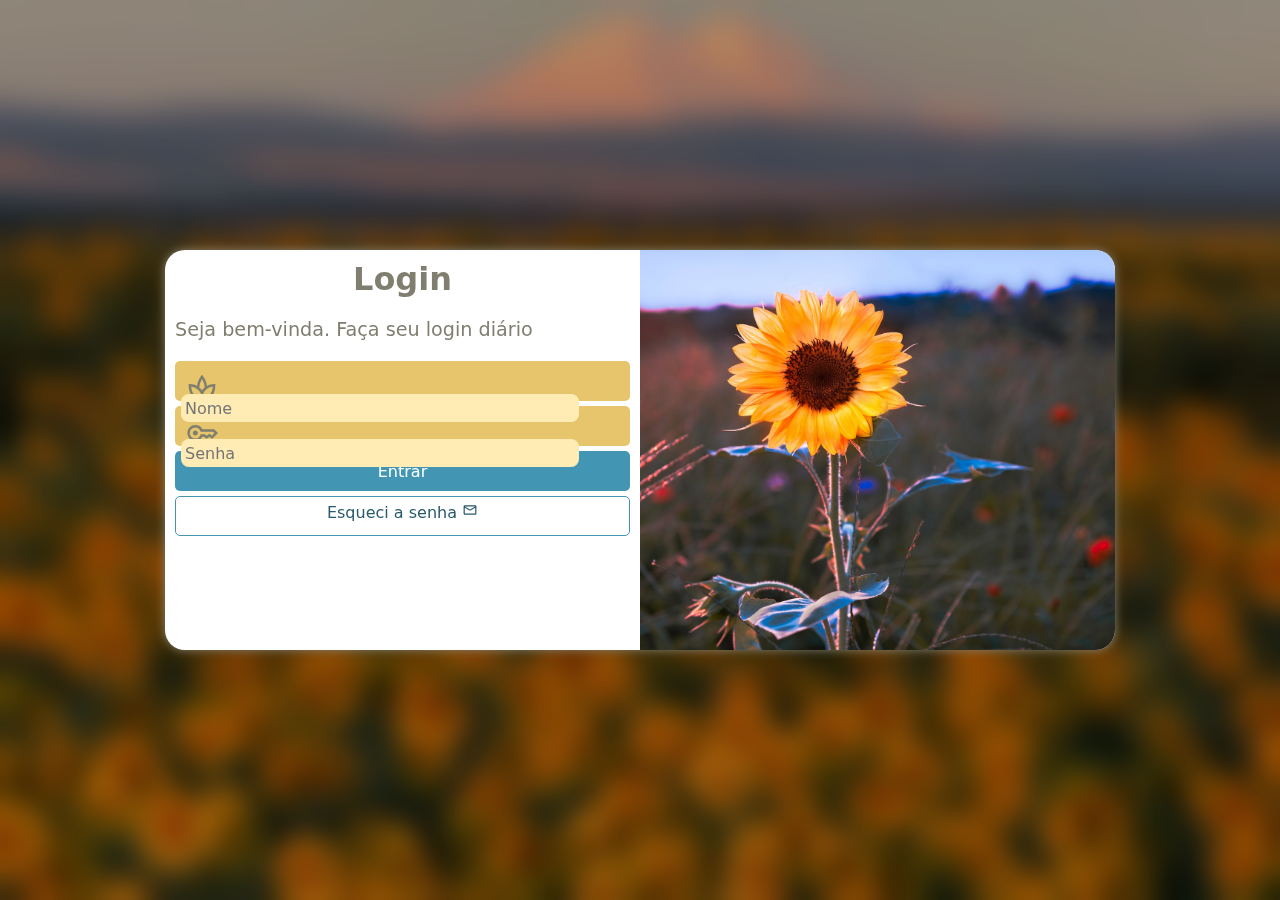
<file: index.html>
<!DOCTYPE html>
<html lang="pt-br">
<head>

    <link rel="shortcut icon" href="images/favicon.ico" type="image/x-icon">

    <link rel="stylesheet" href="style/style.css">
    <link rel="stylesheet" href="style/div.css">
    <link rel="stylesheet" href="style/media-query.css">
    <link rel="stylesheet" href="https://fonts.googleapis.com/css2?family=Material+Symbols+Outlined:opsz,wght,FILL,GRAD@20..48,100..700,0..1,-50..200" />
    <script src="script/log.js"></script>
    <script src="script/style.js"></script>

    <meta charset="UTF-8">
    <meta name="viewport" content="width=device-width, initial-scale=1.0">
    <title>Girassol</title>
</head>
<body onload="carregar()">

    <main>

        <section id="login">

            <div id="imagem" class="background">
                <!-- Aqui vai a imagem -->
            </div>

            <div id="formulario">

                <h1>Login</h1>

                <p>Seja bem-vinda. Faça seu login diário</p>

                <form autocomplete="on">

                    <div class="campo">
                        <span class="material-symbols-outlined">spa</span>
                        <input type="text" name="login" id="ilogin" placeholder="Nome" autocomplete="name" required maxlength="30">
                        <label for="ilogin">Login</label>
                    </div>

                    <div class="campo">
                        <span class="material-symbols-outlined">key</span>
                        <input type="password" name="senha" id="isenha" placeholder="Senha" autocomplete="current-password" required minlength="8" maxlength="20">
                        <label for="isenha">Senha</label>
                    </div>

                    <input type="submit" value="Entrar" onclick="logar(); return false">
                    <a href="esqueci.html" class="botao">Esqueci a senha <span class="material-symbols-outlined">email</span></a>

                </form>

            </div>

        </section>

    </main>
    
</body>
</html>
</file>
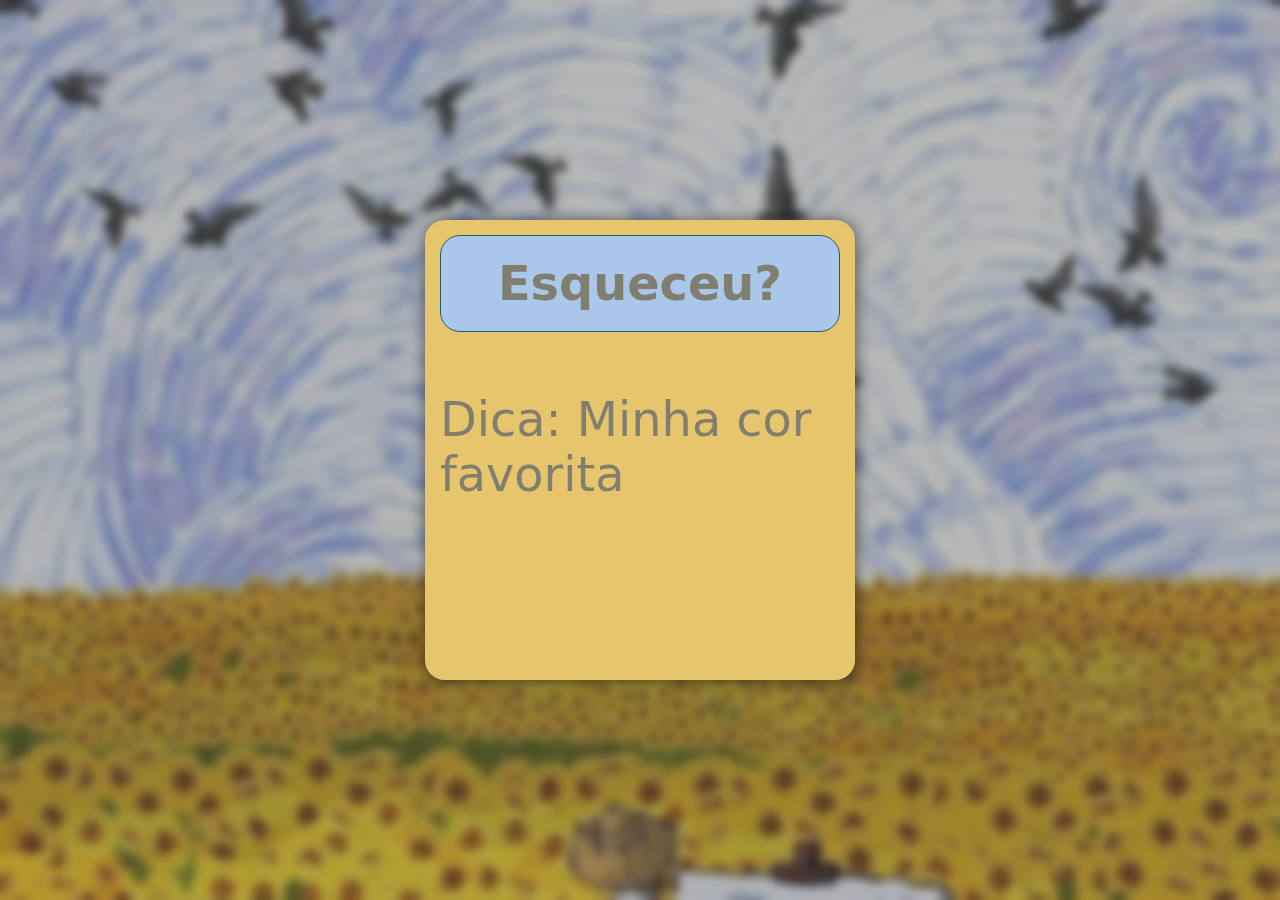
<file: esqueci.html>
<!DOCTYPE html>
<html lang="en">

<link rel="shortcut icon" href="images/favicon.ico" type="image/x-icon">

<head>

    
    <link rel="stylesheet" href="style/div.css">
    <link rel="stylesheet" href="style/esqueci.css">


    <meta charset="UTF-8">
    <meta name="viewport" content="width=device-width, initial-scale=1.0">
    <title>Esqueci</title>
</head>

<body>
    <main>
        <section id="content">

            <div id="sub">
                <h2>Esqueceu?</h2>
            </div>

            <div>
                <p>Dica: Minha cor favorita</p>
            </div>

        </section>
    </main>
</body>
</html>
</file>
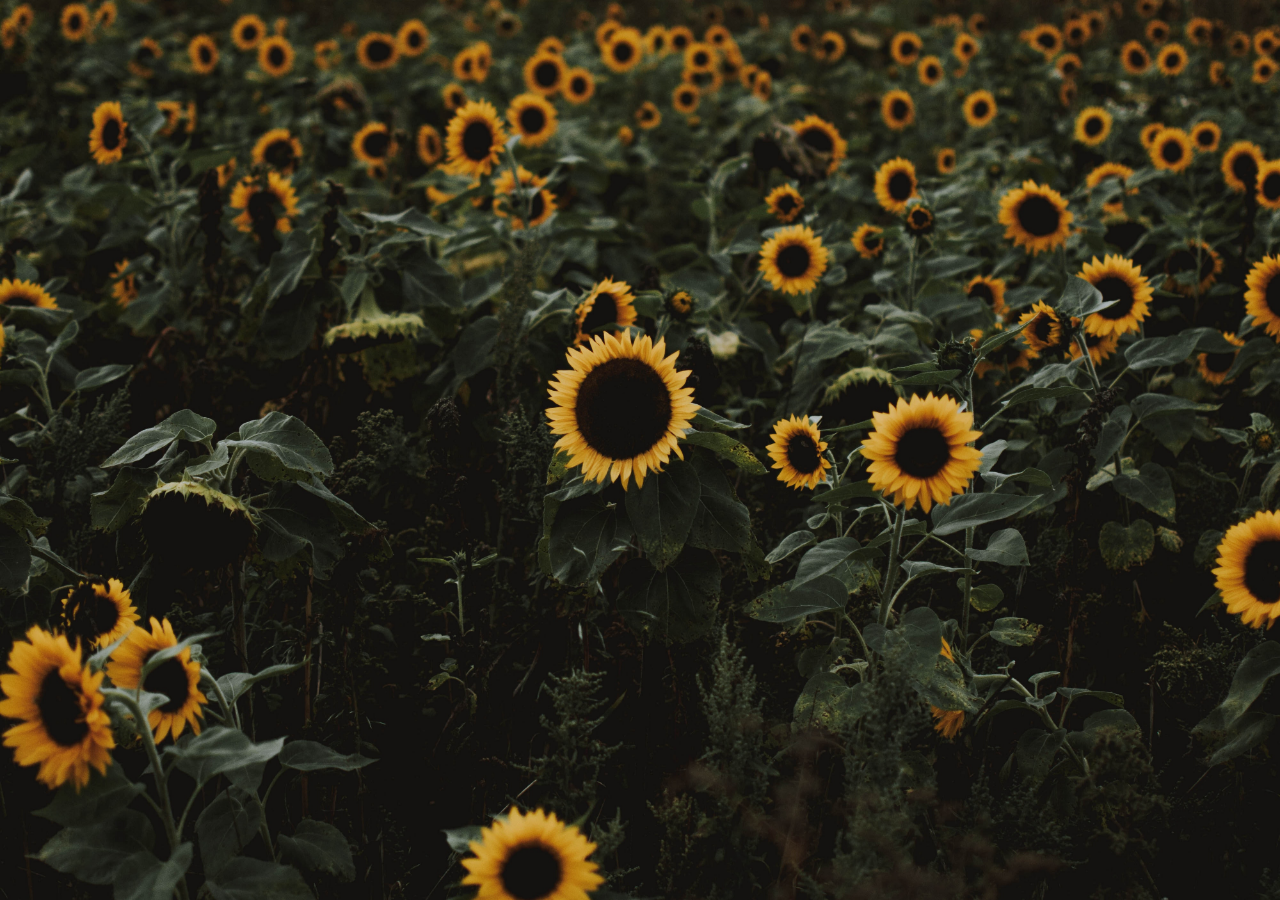
<file: pag2.html>
<!DOCTYPE html>
<html lang="en">
<head>

    <link rel="stylesheet" href="style/style.css">
    <link rel="stylesheet" href="style/div.css">

    <meta charset="UTF-8">
    <meta name="viewport" content="width=device-width, initial-scale=1.0">
    <title>Home</title>
</head>
<body>
    
</body>
</html>
</file>
<file: style/style.css>
@charset "UTF-8";

* {
    font-family: system-ui, -apple-system, BlinkMacSystemFont, 'Segoe UI', Roboto, Oxygen, Ubuntu, Cantarell, 'Open Sans', 'Helvetica Neue', sans-serif;
    margin: 0;
    padding: 0;
    box-sizing: border-box;
}

body, html {
    background: url(../images/background-noite.jpg) center center no-repeat;
    background-size: cover;
    height: 100vh;
    width: 100vw;
    color: var(--dyel);
}

main {
    background-color: #0000004b;
    backdrop-filter: blur(15px);
    position: relative;
    height: 100vh;
    width: 100vw;
}

section#login{
    position: absolute;
    top: 50%;
    left: 50%;
    overflow: hidden;
    
    background-color: white;
    width: 250px;
    height: 500px;
    border-radius: 20px;
    box-shadow: 0 0 10px var(--dyel);
    
    transform: translate(-50%, -50%);
    transition: width .5s, heigth .5s;
    transition-timing-function: ease;
}

section#login > div#imagem{
    display: block;

    background-size: cover;
    height: 220px;
}

section#login > div#formulario {
    display: block;
    padding: 10px;
}

div#formulario > h1 {
    text-align: center;
    margin-bottom: 10px;
}
div#formulario > p {
    font-size: 0.8em;
}

form > input[type=submit] {
    display: block;
    font-size: 1em;
    width: 100%;
    height: 40px;
    background-color: var(--blue);
    color: white;
    border: none;
    border-radius: 5px;
}
form > div.campo {
    background-color: var(--yel);
    display: block;
    height: 40px;
    border: 1px solid var(--cyel);
    border-radius: 5px;
    margin: 5px 0;
    padding: 5px;
}
div.campo label{
    display: none;
}
div.campo > span {
    font-size: 2em;
    width: 40px;
    padding: 5px;
}

div.campo > input {
    background-color: var(--ccyel);
    font-size: 1em;
    width: calc(100% - 45px);
    height: 100%;
    border: 0;
    border-radius: 8px;
    padding: 4px;
    transform: translateY(-15px);
}
div.campo > input:focus-within {
    background-color: white;
}

form > input[type=submit]:hover {
    background-color:var(--dblue);
}
form > a.botao {
    display: block;
    text-align: center;
    text-decoration: none;
    font-size: 1em;
    width: 100%;
    height: 40px;
    background-color: white;
    color: var(--dblue);
    border: 1px solid var(--blue);
    border-radius: 5px;
    margin-top: 5px;
    padding-top: 5px;
}
form > a.botao:hover {
    background-color: var(--cblue);
    color: var(--blue);
}
form > a.botao > span {
    font-size: 1em;
}

.morning {
    background: url(../images/principal-manha.jpg) no-repeat center top;
  }
.night {
    background: url(../images/principal-noite.jpg) no-repeat center bottom;
  }
.afternoon {
    background: url(../images/principal-tarde.jpg) no-repeat center bottom;
}

.bodymorning {
    background: url(../images/background-manha.jpg) center center no-repeat;
    background-size: cover
  }
.bodynight {
    background: url(../images/background-noite.jpg) center center no-repeat;
    background-size: cover
  }
.bodyafternoon {
    background: url(../images/background-tarde.jpg) center center no-repeat;
    background-size: cover
}
</file>
<file: style/div.css>
@charset "UTF-8";

:root {
    --ccyel: #ffebb4;
    --cyel: #e6c66c42;
    --yel: #E6C56C;
    --myel: #B3AB42;
    --dyel: #807E6F;
    --blue: #4296B3;
    --cblue: #A8C7E9;
    --dblue: #285a6b;

}
</file>
<file: style/media-query.css>
@charset "UTF-8";

@media screen and (min-width: 725px) and (max-width: 992px) {
    body {
        /* background: url(../images/background-manha.jpg); */
        background-size: cover
    }
    
    section#login {
        width: 80vw;
        height: 300px;
    }
    section#login > div#imagem {
        float: left;
        width: 30%;
        height: 100%;
    }
    section#login > div#formulario {
        float: right;
        width: 70%;
    }
}

@media screen and (min-width: 992px){

    body {
        /* background: url(../images/background-tarde.jpg) no-repeat center center; */
        background-size: cover;
    }
    section#login {
        width: 950px;
        height: 400px;
    }
    section#login > div#imagem {
        float:right;
        width: 50%;
        height: 100%;
    }
    section#login > div#formulario {
        float: left;
        width: 50%;
    }

    div#formulario > h1 {
        font-size: 2em;
    }
    div#formulario > p {
        font-size: 1.2em;
        margin: 20px 0;
    }
}
</file>
<file: style/esqueci.css>
@charset "UTF-8";

*{
    padding: 0;
    margin: 0;
    font-family: system-ui, -apple-system, BlinkMacSystemFont, 'Segoe UI', Roboto, Oxygen, Ubuntu, Cantarell, 'Open Sans', 'Helvetica Neue', sans-serif;
    font-size: larger;
}

body {
    background: url('../images/van.jpg') center center no-repeat;
    background-size: cover;
    height: 100vh;
    width: 100vw;
}
main {
    height: 100vh;
    width: 100vw;
    background-color: rgba(71, 71, 71, 0.377);
    backdrop-filter: blur(5px);
}

section#content {
    position: absolute;
    max-width: 400px;
    min-height: 430px;
    left: 50%;
    top: 50%;
    background: var(--yel);
    color: var(--dyel);
    border-radius: 20px;
    padding: 15px;
    box-shadow: 1px 1px 15px 1px rgba(0, 0, 0, 0.5);
    
    
    transform: translate(-50%, -50%);
}

div#sub{
    background-color: var(--cblue);
    text-align: center;
    padding: 20px;
    border: 1px solid var(--dblue);
    border-radius: 20px;
    margin-bottom: 60px;
}
</file>
